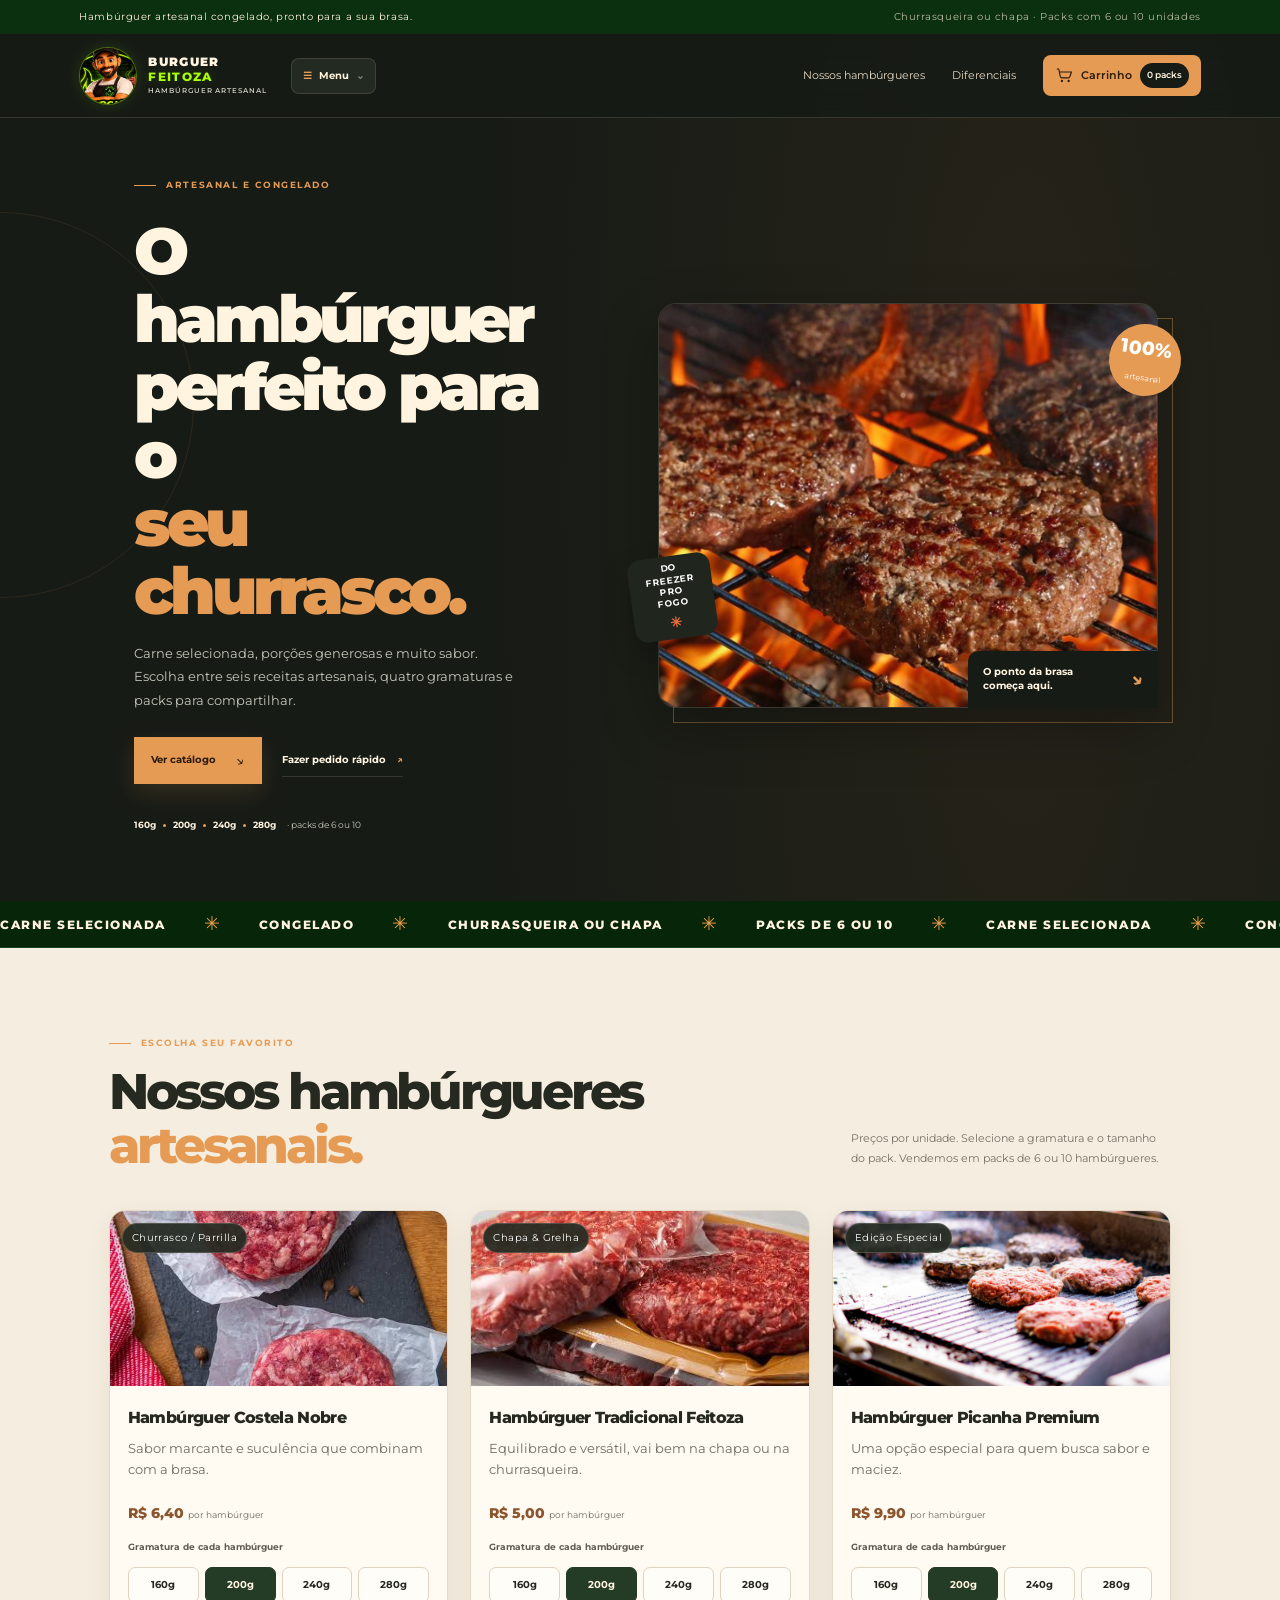
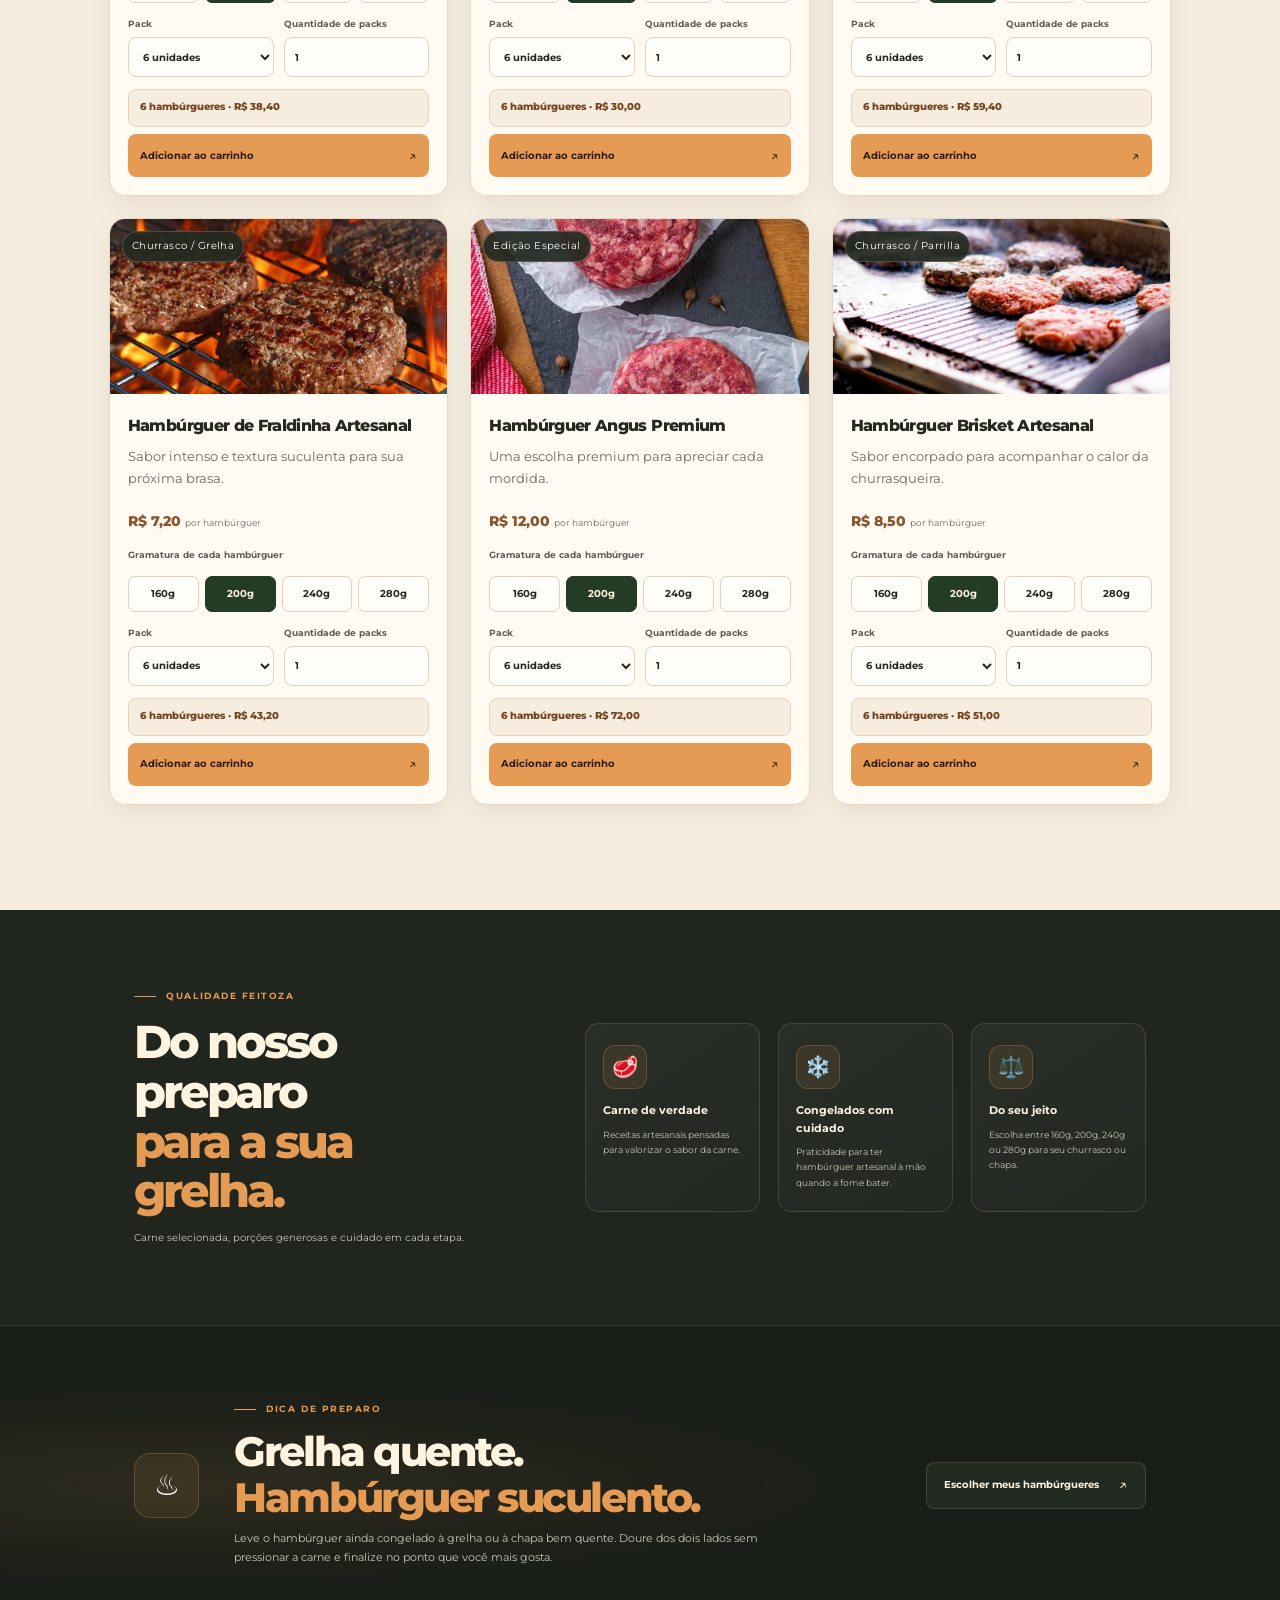
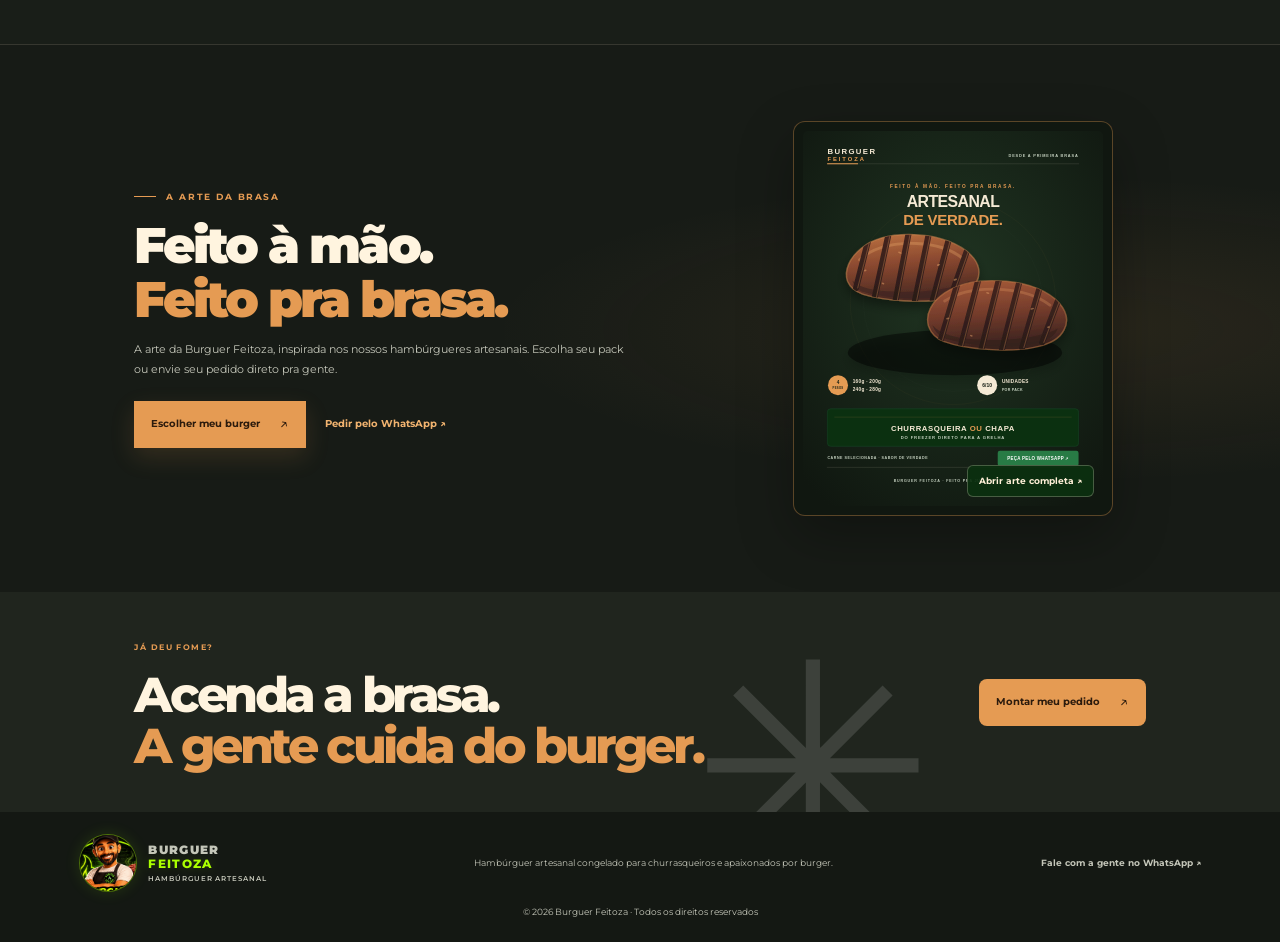
<file: index.html>
<!doctype html>
<html lang="pt-BR">
  <head>
    <meta charset="UTF-8">
    <meta name="viewport" content="width=device-width, initial-scale=1">
    <meta name="theme-color" content="#171b16">
    <meta name="description" content="Hambúrgueres artesanais congelados Burguer Feitoza. Escolha seu sabor, gramatura e pack para churrasqueira ou chapa.">
    <title>Burguer Feitoza — Hambúrguer artesanal congelado</title>
    <link rel="preconnect" href="https://fonts.googleapis.com">
    <link rel="preconnect" href="https://fonts.gstatic.com" crossorigin>
    <link href="https://fonts.googleapis.com/css2?family=Montserrat:wght@400;500;600;700;800;900&display=swap" rel="stylesheet">
    <link rel="stylesheet" href="styles.css">
  </head>
  <body>
    <div class="announcement">
      <span>Hambúrguer artesanal congelado, pronto para a sua brasa.</span>
      <span class="announcement-note">Churrasqueira ou chapa · Packs com 6 ou 10 unidades</span>
    </div>

    <header class="site-header">
      <div class="brand-group">
        <a class="brand" href="#" aria-label="Burguer Feitoza, início">
          <span class="brand-logo-frame" aria-hidden="true"><img class="brand-logo" src="image/Logo%20Neon%20Burger%20Feitoza.png" alt=""></span>
          <span class="brand-name">BURGUER <b>FEITOZA</b><small>HAMBÚRGUER ARTESANAL</small></span>
        </a>
        <div class="menu-wrap">
          <button class="menu-toggle" id="menu-toggle" type="button" aria-expanded="false" aria-controls="dropdown-menu">
            <span aria-hidden="true">☰</span> Menu <span class="menu-arrow" aria-hidden="true">⌄</span>
          </button>
          <div class="dropdown-menu" id="dropdown-menu" hidden>
            <a href="#catalogo">🥩 Hambúrgueres artesanais</a>
            <a href="#diferenciais">❄️ Congelados com cuidado</a>
            <a href="#preparo">🔥 Dicas para grelha e chapa</a>
            <a href="#contato">📦 Fale com a Feitoza</a>
          </div>
        </div>
      </div>
      <nav class="main-nav" aria-label="Navegação principal">
        <a href="#catalogo">Nossos hambúrgueres</a>
        <a href="#diferenciais">Diferenciais</a>
        <button class="cart-trigger" id="open-cart" type="button" aria-label="Abrir carrinho">
          <svg viewBox="0 0 24 24" aria-hidden="true"><path d="M3 4h2l2.1 10.2a2 2 0 0 0 2 1.6h8.7a2 2 0 0 0 1.9-1.4L22 8H6M10 20a.8.8 0 1 1-1.6 0 .8.8 0 0 1 1.6 0Zm9 0a.8.8 0 1 1-1.6 0 .8.8 0 0 1 1.6 0Z"/></svg>
          <span>Carrinho</span><span class="cart-count" id="cart-count">0 packs</span>
        </button>
      </nav>
    </header>

    <main>
      <section class="hero">
        <div class="hero-copy">
          <div class="eyebrow"><span class="eyebrow-line"></span> ARTESANAL E CONGELADO</div>
          <h1>O hambúrguer<br>perfeito para o<br><span>seu churrasco.</span></h1>
          <p>Carne selecionada, porções generosas e muito sabor. Escolha entre seis receitas artesanais, quatro gramaturas e packs para compartilhar.</p>
          <div class="hero-actions">
            <a class="button button-orange" href="#catalogo">Ver catálogo <span aria-hidden="true">↘</span></a>
            <button class="text-button" id="quick-order" type="button">Fazer pedido rápido <span aria-hidden="true">↗</span></button>
          </div>
          <div class="hero-proof"><span>160g</span><i></i><span>200g</span><i></i><span>240g</span><i></i><span>280g</span><b>· packs de 6 ou 10</b></div>
        </div>
        <div class="hero-visual">
          <img src="image/images%20(3).jpg" alt="Hambúrgueres artesanais grelhando sobre a churrasqueira">
          <div class="image-tag"><span>100%</span><br>artesanal</div>
          <div class="hero-sticker"><span>DO<br>FREEZER<br>PRO<br>FOGO</span><b>✳</b></div>
          <div class="visual-caption"><span>O ponto da brasa<br>começa aqui.</span><span class="caption-arrow">↘</span></div>
        </div>
      </section>

      <section class="ticker" aria-label="Diferenciais">
        <div class="ticker-track"><span>CARNE SELECIONADA</span><b>✳</b><span>CONGELADO</span><b>✳</b><span>CHURRASQUEIRA OU CHAPA</span><b>✳</b><span>PACKS DE 6 OU 10</span><b>✳</b><span>CARNE SELECIONADA</span><b>✳</b><span>CONGELADO</span><b>✳</b><span>CHURRASQUEIRA OU CHAPA</span><b>✳</b><span>PACKS DE 6 OU 10</span></div>
      </section>

      <section class="catalog-section" id="catalogo">
        <div class="section-heading">
          <div><div class="eyebrow"><span class="eyebrow-line"></span> ESCOLHA SEU FAVORITO</div><h2>Nossos hambúrgueres<br><span>artesanais.</span></h2></div>
          <p>Preços por unidade. Selecione a gramatura e o tamanho do pack. Vendemos em packs de 6 ou 10 hambúrgueres.</p>
        </div>
        <div class="product-grid" id="product-grid"></div>
      </section>

      <section class="highlights-section" id="diferenciais">
        <div class="highlights-heading">
          <div class="eyebrow"><span class="eyebrow-line"></span> QUALIDADE FEITOZA</div>
          <h2>Do nosso preparo<br><span>para a sua grelha.</span></h2>
          <p>Carne selecionada, porções generosas e cuidado em cada etapa.</p>
        </div>
        <div class="highlights-grid">
          <article class="highlight-card"><span aria-hidden="true">🥩</span><h3>Carne de verdade</h3><p>Receitas artesanais pensadas para valorizar o sabor da carne.</p></article>
          <article class="highlight-card"><span aria-hidden="true">❄️</span><h3>Congelados com cuidado</h3><p>Praticidade para ter hambúrguer artesanal à mão quando a fome bater.</p></article>
          <article class="highlight-card"><span aria-hidden="true">⚖️</span><h3>Do seu jeito</h3><p>Escolha entre 160g, 200g, 240g ou 280g para seu churrasco ou chapa.</p></article>
        </div>
      </section>

      <section class="prep-section" id="preparo">
        <div class="prep-mark" aria-hidden="true">♨</div>
        <div class="prep-copy">
          <div class="eyebrow"><span class="eyebrow-line"></span> DICA DE PREPARO</div>
          <h2>Grelha quente.<br><span>Hambúrguer suculento.</span></h2>
          <p>Leve o hambúrguer ainda congelado à grelha ou à chapa bem quente. Doure dos dois lados sem pressionar a carne e finalize no ponto que você mais gosta.</p>
        </div>
        <a class="button button-dark" href="#catalogo">Escolher meus hambúrgueres <span aria-hidden="true">↗</span></a>
      </section>

      <section class="campaign-art-section" aria-labelledby="campaign-art-title">
        <div class="campaign-art-copy">
          <div class="eyebrow"><span class="eyebrow-line"></span> A ARTE DA BRASA</div>
          <h2 id="campaign-art-title">Feito à mão.<br><span>Feito pra brasa.</span></h2>
          <p>A arte da Burguer Feitoza, inspirada nos nossos hambúrgueres artesanais. Escolha seu pack ou envie seu pedido direto pra gente.</p>
          <div class="campaign-art-actions">
            <a class="button button-orange" href="#catalogo">Escolher meu burger <span aria-hidden="true">↗</span></a>
            <a class="campaign-whatsapp" href="https://wa.me/5547997221504" target="_blank" rel="noopener noreferrer">Pedir pelo WhatsApp ↗</a>
          </div>
        </div>
        <a class="campaign-art-preview" href="arte-burguer-feitoza.svg" target="_blank" rel="noopener noreferrer" aria-label="Abrir a arte promocional Burguer Feitoza em tamanho completo">
          <img src="./arte-burguer-feitoza.svg" alt="Arte promocional Burguer Feitoza: dois hambúrgueres grelhados, gramaturas, packs e chamada para churrasqueira ou chapa" width="1080" height="1350" decoding="async">
          <span>Abrir arte completa ↗</span>
        </a>
      </section>

      <section class="closing-banner">
        <div><span>JÁ DEU FOME?</span><h2>Acenda a brasa.<br><i>A gente cuida do burger.</i></h2></div>
        <a class="button button-light" href="#catalogo">Montar meu pedido <span aria-hidden="true">↗</span></a>
        <span class="closing-spark" aria-hidden="true">✳</span>
      </section>
    </main>

    <footer class="site-footer" id="contato">
      <a class="brand" href="#" aria-label="Burguer Feitoza, início"><span class="brand-logo-frame" aria-hidden="true"><img class="brand-logo" src="image/Logo%20Neon%20Burger%20Feitoza.png" alt=""></span><span class="brand-name">BURGUER <b>FEITOZA</b><small>HAMBÚRGUER ARTESANAL</small></span></a>
      <span>Hambúrguer artesanal congelado para churrasqueiros e apaixonados por burger.</span>
      <a class="footer-contact" href="https://wa.me/5547997221504" target="_blank" rel="noopener noreferrer">Fale com a gente no WhatsApp ↗</a>
      <small>© 2026 Burguer Feitoza · Todos os direitos reservados</small>
    </footer>

    <div class="cart-backdrop" id="cart-backdrop" hidden></div>
    <aside class="cart-drawer" id="cart-drawer" aria-labelledby="cart-title" aria-hidden="true">
      <div class="drawer-header"><div><span class="product-kicker">PEDIDO FEITOZA</span><h2 id="cart-title">Seu carrinho<span>.</span></h2></div><button class="close-cart" id="close-cart" type="button" aria-label="Fechar carrinho">×</button></div>
      <div class="cart-items" id="cart-items"></div>
      <div class="drawer-footer" id="drawer-footer" hidden><div class="subtotal-row"><span>Total</span><strong id="cart-subtotal">R$ 0,00</strong></div><p>O pedido será registrado antes de abrir o WhatsApp.</p><button class="button button-orange checkout-button" id="checkout-button" type="button">Enviar pedido no WhatsApp <span>↗</span></button></div>
    </aside>
    <div class="toast" id="toast" role="status" aria-live="polite"></div>
    <script src="script.js"></script>
  </body>
</html>
</file>
<file: styles.css>
:root {
  color-scheme: light;
  --paper: #f7f4ed;
  --ink: #20251d;
  --muted: #77796f;
  --orange: #e75a31;
  --green: #424c35;
  --line: #dedbd2;
  --heading: "Manrope", sans-serif;
  --body: "DM Sans", sans-serif;
}

* { box-sizing: border-box; }
html { scroll-behavior: smooth; }
body { margin: 0; color: var(--ink); background: var(--paper); font-family: var(--body); -webkit-font-smoothing: antialiased; }
button, a, input, select { font: inherit; }
a { color: inherit; text-decoration: none; }
button { color: inherit; }
.announcement { min-height: 34px; padding: 8px 6.2%; display: flex; justify-content: space-between; align-items: center; gap: 16px; background: var(--green); color: #f9f6ec; font-size: 10px; letter-spacing: .055em; }
.announcement-note { opacity: .7; }
.site-header { position: relative; z-index: 5; min-height: 84px; padding: 0 6.2%; display: flex; align-items: center; justify-content: space-between; border-bottom: 1px solid rgba(32,37,29,.1); }
.brand-group, .brand { display: flex; align-items: center; }
.brand-group { gap: 24px; }
.brand { gap: 11px; }
.brand-logo-frame { position: relative; display: block; flex: 0 0 58px; width: 58px; height: 58px; overflow: hidden; border: 1px solid rgba(170, 255, 0, .4); border-radius: 50%; background: #10130f; box-shadow: 0 0 16px rgba(145, 255, 0, .12); }
.brand-logo { position: absolute; top: -7px; left: -29px; display: block; width: 116px; height: 116px; max-width: none; object-fit: cover; }
.brand-name { display: flex; flex-direction: column; font-family: var(--heading); font-size: 12px; font-weight: 900; letter-spacing: .08em; line-height: 1.2; white-space: nowrap; }
.brand-name b { font-weight: 800; }
.brand-name small { margin-top: 3px; font-family: var(--body); font-size: 7px; letter-spacing: .13em; }
.menu-wrap { position: relative; }
.menu-toggle { display: flex; align-items: center; gap: 7px; padding: 9px 11px; border: 1px solid var(--line); background: transparent; cursor: pointer; font-size: 10px; font-weight: 600; }
.menu-toggle > span:first-child { color: var(--orange); }
.menu-arrow { color: #89877d; }
.dropdown-menu { position: absolute; top: calc(100% + 10px); left: 0; z-index: 6; width: 255px; padding: 8px; border: 1px solid var(--line); background: var(--paper); box-shadow: 0 12px 28px #20251d1a; }
.dropdown-menu[hidden] { display: none; }
.dropdown-menu a { display: block; padding: 12px 10px; font-size: 10px; transition: background .2s, color .2s; }
.dropdown-menu a:hover { background: #eeeae0; color: var(--orange); }
.main-nav { display: flex; align-items: center; gap: 27px; color: #54564e; font-size: 11px; }
.main-nav > a:hover, .footer-contact:hover { color: var(--orange); }
.cart-trigger { display: flex; align-items: center; gap: 8px; padding: 0; border: 0; background: none; cursor: pointer; font-size: 11px; font-weight: 600; }
.cart-trigger svg { width: 18px; height: 18px; fill: none; stroke: currentColor; stroke-width: 1.5; stroke-linecap: round; stroke-linejoin: round; }
.cart-count { padding: 5px 7px; border-radius: 20px; background: var(--orange); color: white; font-size: 9px; white-space: nowrap; }
.hero { min-height: 570px; display: grid; grid-template-columns: .95fr 1.05fr; gap: 7%; align-items: center; padding: 60px 9.5% 69px 10.5%; overflow: hidden; }
.hero-copy { z-index: 1; }
.eyebrow { display: flex; align-items: center; gap: 10px; color: var(--orange); font-size: 9px; font-weight: 700; letter-spacing: .17em; }
.eyebrow-line { width: 22px; height: 1px; background: currentColor; }
h1, h2, h3, p { margin-top: 0; }
h1, h2, h3 { font-family: var(--heading); }
.hero h1 { margin: 25px 0 17px; font-size: clamp(43px, 5.1vw, 68px); font-weight: 700; letter-spacing: -.075em; line-height: 1.04; }
.hero h1 span, .section-heading h2 span, .highlights-heading h2 span, .prep-copy h2 span { color: var(--orange); }
.hero-copy > p { max-width: 395px; margin-bottom: 25px; color: #6c6d65; font-size: 13px; line-height: 1.8; }
.hero-actions { display: flex; align-items: center; flex-wrap: wrap; gap: 20px; }
.button { min-height: 47px; display: inline-flex; justify-content: center; align-items: center; gap: 19px; padding: 0 17px; border: 0; cursor: pointer; font-size: 10px; font-weight: 700; transition: background .2s, transform .2s; }
.button:hover { transform: translateY(-2px); }
.button-orange { background: var(--orange); color: white; }
.button-orange:hover { background: #c94b27; }
.button-dark { background: var(--ink); color: white; }
.button-dark:hover { background: var(--green); }
.button-light { z-index: 1; background: var(--paper); color: var(--ink); }
.button-light:hover { background: white; }
.button span { font-size: 16px; font-weight: 400; }
.text-button { padding: 8px 0; border: 0; border-bottom: 1px solid #d6d2c8; background: transparent; cursor: pointer; font-size: 10px; font-weight: 700; }
.text-button span { margin-left: 8px; color: var(--orange); }
.hero-proof { display: flex; align-items: center; gap: 7px; margin-top: 34px; color: #77796f; font-size: 9px; }
.hero-proof > span { color: var(--ink); font-weight: 700; }
.hero-proof i { width: 3px; height: 3px; border-radius: 50%; background: var(--orange); }
.hero-proof b { margin-left: 4px; font-weight: 400; }
.hero-visual { position: relative; width: 100%; max-width: 520px; height: 405px; justify-self: end; }
.hero-visual::before { position: absolute; inset: 15px -15px -15px 15px; border: 1px solid #d6d1c5; content: ""; }
.hero-visual > img { position: relative; width: 100%; height: 100%; object-fit: cover; }
.image-tag { position: absolute; top: 21px; right: -23px; width: 72px; height: 72px; display: grid; place-content: center; border-radius: 50%; background: var(--orange); color: white; text-align: center; font-size: 8px; line-height: 1.35; transform: rotate(8deg); }
.image-tag span { font-family: var(--heading); font-size: 19px; font-weight: 800; }
.hero-sticker { position: absolute; left: -27px; bottom: 69px; width: 83px; height: 83px; display: flex; flex-direction: column; justify-content: center; align-items: center; background: var(--green); color: white; text-align: center; transform: rotate(-8deg); }
.hero-sticker span { font-size: 9px; font-weight: 700; line-height: 1.3; letter-spacing: .08em; }
.hero-sticker b { margin-top: 2px; color: #e96a3e; font-size: 14px; }
.visual-caption { position: absolute; right: 0; bottom: 0; width: 190px; height: 57px; display: flex; justify-content: space-between; align-items: center; padding: 0 15px; background: var(--paper); font-family: var(--heading); font-size: 10px; font-weight: 700; line-height: 1.4; }
.caption-arrow { color: var(--orange); font-size: 20px; }
.ticker { height: 47px; overflow: hidden; display: flex; align-items: center; background: var(--orange); color: #fff9ee; }
.ticker-track { min-width: max-content; display: flex; align-items: center; justify-content: space-around; gap: 30px; width: 100%; font-size: 9px; font-weight: 700; letter-spacing: .15em; }
.ticker-track b { font-size: 16px; font-weight: 400; }
.catalog-section { padding: 88px 8.5% 105px; }
.section-heading { display: flex; justify-content: space-between; align-items: end; margin-bottom: 37px; }
.section-heading h2, .highlights-heading h2 { margin: 14px 0 0; font-size: clamp(36px, 4.1vw, 50px); line-height: 1.08; letter-spacing: -.065em; }
.section-heading > p { max-width: 320px; margin: 0 0 4px 25px; color: #77796f; font-size: 11px; line-height: 1.8; }
.product-grid { display: grid; grid-template-columns: repeat(3, minmax(0, 1fr)); gap: 22px; }
.product-card { position: relative; display: flex; flex-direction: column; min-width: 0; border: 1px solid var(--line); background: #fbf9f4; }
.card-image { position: relative; height: 205px; overflow: hidden; background: #e3dfd5; }
.card-image img { width: 100%; height: 100%; object-fit: cover; transition: transform .4s; }
.product-card:hover .card-image img { transform: scale(1.035); }
.card-badge { position: absolute; top: 13px; left: 13px; padding: 7px 9px; background: var(--green); color: white; font-size: 8px; letter-spacing: .04em; }
.card-body { display: flex; flex: 1; flex-direction: column; padding: 17px; }
.card-body h3 { margin: 0 0 8px; font-size: 16px; letter-spacing: -.04em; }
.card-description { min-height: 47px; margin: 0 0 12px; color: #77796f; font-size: 9px; line-height: 1.65; }
.unit-price { margin: 0 0 15px; color: var(--orange); font-family: var(--heading); font-size: 14px; font-weight: 800; }
.unit-price small { color: #77796f; font-family: var(--body); font-size: 9px; font-weight: 400; }
.selector-label { display: block; margin: 0 0 6px; font-size: 9px; font-weight: 700; }
.gram-options { display: grid; grid-template-columns: repeat(4, 1fr); gap: 5px; margin-bottom: 13px; }
.gram-option { height: 31px; padding: 0; border: 1px solid var(--line); background: transparent; cursor: pointer; font-size: 9px; transition: all .2s; }
.gram-option:hover, .gram-option.active { border-color: var(--ink); background: var(--ink); color: white; }
.card-controls { display: grid; grid-template-columns: 1fr 1fr; gap: 9px; margin-bottom: 9px; }
.control-label { display: grid; gap: 5px; font-size: 8px; font-weight: 600; }
.control-label select, .quantity-input { width: 100%; height: 33px; padding: 0 8px; border: 1px solid var(--line); border-radius: 0; background: transparent; color: var(--ink); font-size: 9px; }
.quantity-input { padding: 0 9px; }
.pack-summary { min-height: 19px; margin-bottom: 7px; color: #77796f; font-size: 9px; }
.add-to-cart { width: 100%; min-height: 39px; display: flex; align-items: center; justify-content: space-between; padding: 0 12px; border: 0; background: var(--ink); color: white; cursor: pointer; font-size: 9px; font-weight: 700; transition: background .2s; }
.add-to-cart:hover { background: var(--orange); }
.add-to-cart span { font-size: 15px; font-weight: 400; }
.highlights-section { display: grid; grid-template-columns: .9fr 1.4fr; gap: 9%; align-items: center; padding: 79px 10.5%; background: #eeebe2; }
.highlights-heading h2 { font-size: clamp(33px, 3.7vw, 46px); }
.highlights-heading > p { margin: 13px 0 0; color: #77796f; font-size: 10px; line-height: 1.7; }
.highlights-grid { display: grid; grid-template-columns: repeat(3, 1fr); gap: 18px; }
.highlight-card { min-height: 164px; padding: 17px 12px; border-top: 1px solid #d1cec4; }
.highlight-card > span { font-size: 21px; }
.highlight-card h3 { margin: 13px 0 7px; font-size: 11px; }
.highlight-card p { margin: 0; color: #77796f; font-size: 9px; line-height: 1.7; }
.prep-section { display: grid; grid-template-columns: 75px 1fr auto; gap: 25px; align-items: center; padding: 76px 10.5%; }
.prep-mark { width: 65px; height: 65px; display: grid; place-items: center; background: var(--orange); color: white; font-size: 29px; }
.prep-copy h2 { margin: 13px 0 9px; font-size: clamp(27px, 3.4vw, 41px); line-height: 1.1; letter-spacing: -.06em; }
.prep-copy > p { max-width: 580px; margin: 0; color: #77796f; font-size: 10px; line-height: 1.8; }
.closing-banner { position: relative; min-height: 220px; display: flex; justify-content: space-between; align-items: center; padding: 38px 10.5%; background: var(--orange); color: white; overflow: hidden; }
.closing-banner > div > span { font-size: 8px; font-weight: 700; letter-spacing: .18em; }
.closing-banner h2 { margin: 11px 0 0; font-size: clamp(34px, 4vw, 49px); line-height: 1.05; letter-spacing: -.07em; }
.closing-banner h2 i { color: #292d25; font-style: normal; }
.closing-spark { position: absolute; right: 27%; bottom: -100px; color: rgba(255,255,255,.13); font-size: 290px; line-height: 1; }
.site-footer { min-height: 113px; display: grid; grid-template-columns: auto 1fr auto; align-items: center; gap: 13px 30px; padding: 22px 6.2%; }
.site-footer > span, .site-footer > small { color: #77796f; font-size: 9px; }
.site-footer > span { justify-self: center; }
.site-footer > small { grid-column: 1 / -1; text-align: center; }
.footer-contact { font-size: 9px; font-weight: 700; transition: color .2s; }
.cart-backdrop { position: fixed; z-index: 9; inset: 0; background: rgba(18,20,16,.48); }
.cart-backdrop[hidden], .drawer-footer[hidden] { display: none; }
.cart-drawer { position: fixed; z-index: 10; top: 0; right: 0; bottom: 0; width: min(430px, 100%); display: flex; flex-direction: column; padding: 29px; background: var(--paper); transform: translateX(102%); transition: transform .28s ease; }
.cart-drawer.open { transform: translateX(0); }
.drawer-header { display: flex; justify-content: space-between; align-items: start; padding-bottom: 20px; border-bottom: 1px solid var(--line); }
.drawer-header h2 { margin: 7px 0 0; font-size: 27px; letter-spacing: -.06em; }
.drawer-header h2 span { color: var(--orange); }
.product-kicker { color: #89887f; font-size: 8px; font-weight: 700; letter-spacing: .16em; }
.close-cart { width: 32px; height: 32px; border: 1px solid var(--line); background: transparent; cursor: pointer; font-size: 22px; line-height: 1; }
.cart-items { flex: 1; overflow-y: auto; }
.empty-cart { display: grid; justify-items: center; padding: 90px 0; text-align: center; }
.empty-cart > span { color: var(--orange); font-size: 30px; }
.empty-cart p { margin: 12px 0 16px; color: #77796f; font-family: var(--heading); font-size: 14px; line-height: 1.6; }
.empty-cart button { border: 0; background: transparent; color: var(--ink); cursor: pointer; font-size: 10px; font-weight: 700; }
.cart-item { display: grid; grid-template-columns: 1fr auto; gap: 11px; padding: 17px 0; border-bottom: 1px solid var(--line); }
.cart-item h3 { margin: 0 0 5px; font-size: 12px; }
.cart-item p { margin: 0; color: #85847b; font-size: 9px; }
.cart-item-price { align-self: start; font-size: 11px; font-weight: 700; }
.cart-item-controls { grid-column: 1 / -1; display: flex; justify-content: space-between; align-items: center; }
.quantity-control { display: flex; align-items: center; gap: 12px; }
.quantity-control button { width: 25px; height: 25px; border: 1px solid var(--line); background: transparent; cursor: pointer; }
.quantity-control span { min-width: 10px; text-align: center; font-size: 10px; }
.remove-item { padding: 0; border: 0; background: none; color: #8c8a80; cursor: pointer; font-size: 9px; text-decoration: underline; }
.drawer-footer { padding-top: 17px; border-top: 1px solid var(--line); }
.subtotal-row { display: flex; justify-content: space-between; font-size: 12px; }
.subtotal-row strong { font-family: var(--heading); font-size: 17px; }
.drawer-footer > p { margin: 7px 0 15px; color: #89877e; font-size: 9px; }
.checkout-button { width: 100%; justify-content: space-between; }
.checkout-button:disabled { cursor: wait; opacity: .7; }
.toast { position: fixed; z-index: 12; right: 22px; bottom: 22px; max-width: calc(100vw - 44px); padding: 13px 17px; background: var(--green); color: white; font-size: 10px; opacity: 0; transform: translateY(10px); pointer-events: none; transition: all .2s; }
.toast.visible { opacity: 1; transform: translateY(0); }
body.cart-open { overflow: hidden; }
.campaign-art-section { padding: 76px 10.5%; }
.campaign-art-copy h2 { margin: 15px 0 13px; font-family: var(--heading); font-size: clamp(33px, 4.2vw, 50px); font-weight: 900; line-height: 1.08; letter-spacing: -.06em; }
.campaign-art-copy h2 span { color: var(--orange); }
.campaign-art-copy > p { max-width: 490px; margin: 0; color: var(--muted); font-size: 11px; line-height: 1.8; }
.campaign-art-actions { display: flex; align-items: center; flex-wrap: wrap; gap: 19px; margin-top: 21px; }
.campaign-whatsapp { color: #f1b36f; font-size: 10px; font-weight: 700; transition: color .2s; }
.campaign-whatsapp:hover { color: #fff4df; }
.campaign-art-preview { position: relative; display: block; width: min(100%, 320px); justify-self: center; padding: 9px; border: 1px solid rgba(229, 155, 83, .35); border-radius: 12px; background: #101710; box-shadow: 0 20px 55px rgba(0, 0, 0, .28); transition: transform .3s ease, box-shadow .3s ease; }
.campaign-art-preview:hover { transform: translateY(-5px); box-shadow: 0 25px 60px rgba(0, 0, 0, .36); }
.campaign-art-preview img { display: block; width: 100%; height: auto; aspect-ratio: 4 / 5; object-fit: contain; border-radius: 5px; }
.campaign-art-preview > span { position: absolute; right: 18px; bottom: 18px; padding: 8px 11px; border: 1px solid rgba(245, 234, 213, .25); border-radius: 6px; background: rgba(11, 48, 16, .92); color: #fff0d8; font-size: 9px; font-weight: 700; }

@media (max-width: 1000px) {
  .main-nav { gap: 15px; }
  .main-nav > a { display: none; }
  .hero { padding-right: 8%; padding-left: 8%; gap: 5%; }
  .hero h1 { font-size: 53px; }
  .catalog-section { padding-right: 6%; padding-left: 6%; }
  .product-grid { gap: 14px; }
  .card-body { padding: 13px; }
  .highlights-section { padding-right: 7%; padding-left: 7%; gap: 5%; }
  .prep-section { padding-right: 7%; padding-left: 7%; }
}
@media (max-width: 700px) {
  .announcement { justify-content: center; text-align: center; font-size: 9px; }
  .announcement-note { display: none; }
  .site-header { min-height: 70px; padding: 0 5%; }
  .brand-group { gap: 12px; }
  .brand-logo-frame { flex-basis: 48px; width: 48px; height: 48px; }
  .brand-logo { top: -6px; left: -24px; width: 96px; height: 96px; }
  .brand { gap: 8px; }
  .brand-name { font-size: 11px; }
  .brand-name small { font-size: 6px; }
  .menu-toggle { gap: 5px; padding: 8px; font-size: 9px; }
  .main-nav { gap: 0; }
  .cart-trigger { gap: 6px; font-size: 0; }
  .cart-trigger svg { width: 20px; height: 20px; }
  .cart-count { font-size: 8px; }
  .hero { display: flex; flex-direction: column; align-items: stretch; gap: 32px; padding: 48px 7% 54px; }
  .hero h1 { margin: 20px 0 13px; font-size: clamp(42px, 11vw, 58px); }
  .hero-copy > p { max-width: 390px; font-size: 11px; }
  .hero-proof { flex-wrap: wrap; margin-top: 24px; }
  .hero-visual { width: calc(100% - 12px); height: 280px; margin: 0 6px 9px; }
  .hero-sticker { left: -17px; bottom: 47px; width: 70px; height: 70px; }
  .hero-sticker span { font-size: 8px; }
  .image-tag { right: -14px; width: 61px; height: 61px; }
  .image-tag span { font-size: 16px; }
  .visual-caption { width: 165px; height: 50px; }
  .ticker { height: 41px; }
  .ticker-track { gap: 21px; font-size: 8px; }
  .catalog-section { padding: 66px 6% 75px; }
  .section-heading { display: block; margin-bottom: 27px; }
  .section-heading h2, .highlights-heading h2 { font-size: 40px; }
  .section-heading > p { margin: 14px 0 0; font-size: 10px; }
  .product-grid { grid-template-columns: repeat(2, minmax(0, 1fr)); gap: 12px; }
  .card-image { height: 145px; }
  .card-body { padding: 11px; }
  .card-body h3 { font-size: 13px; }
  .card-description { min-height: 58px; font-size: 8px; }
  .unit-price { font-size: 12px; }
  .unit-price small { font-size: 8px; }
  .gram-options { gap: 3px; }
  .gram-option { height: 28px; font-size: 8px; }
  .card-controls { grid-template-columns: 1fr; gap: 7px; }
  .control-label { grid-template-columns: 1fr 1fr; align-items: center; }
  .control-label select, .quantity-input { height: 30px; }
  .add-to-cart { min-height: 36px; padding: 0 8px; font-size: 8px; }
  .highlights-section { grid-template-columns: 1fr; gap: 28px; padding: 61px 7%; }
  .highlights-grid { gap: 11px; }
  .highlight-card { padding: 13px 8px; }
  .highlight-card h3 { font-size: 10px; }
  .highlight-card p { font-size: 8px; }
  .prep-section { grid-template-columns: 48px 1fr; gap: 15px; padding: 59px 7%; }
  .prep-mark { width: 45px; height: 45px; font-size: 22px; }
  .prep-copy h2 { font-size: 27px; }
  .prep-section > .button { grid-column: 2; justify-self: start; }
  .closing-banner { min-height: 210px; align-items: start; flex-direction: column; justify-content: center; gap: 19px; padding: 33px 7%; }
  .closing-banner h2 { font-size: 37px; }
  .closing-spark { right: -36px; bottom: -75px; font-size: 200px; }
  .site-footer { grid-template-columns: 1fr auto; gap: 13px; padding: 22px 6%; }
  .site-footer > span { grid-column: 1 / -1; grid-row: 2; justify-self: start; }
  .site-footer > small { grid-column: 1 / -1; text-align: left; }
  .footer-contact { font-size: 8px; }
  .cart-drawer { padding: 23px 19px; }
}
@media (max-width: 390px) {
  .brand-group { gap: 7px; }
  .brand { gap: 6px; }
  .brand-name { font-size: 9px; }
  .menu-toggle { font-size: 0; }
  .menu-toggle > span:first-child { font-size: 13px; }
  .menu-arrow { font-size: 12px; }
  .product-grid { grid-template-columns: 1fr; }
  .card-image { height: 200px; }
  .card-body { padding: 15px; }
  .card-body h3 { font-size: 16px; }
  .card-description { min-height: 0; font-size: 9px; }
  .card-controls { grid-template-columns: 1fr 1fr; }
  .add-to-cart { padding: 0 12px; font-size: 9px; }
  .highlights-grid { gap: 8px; }
}
@media (prefers-reduced-motion: reduce) {
  *, *::before, *::after { scroll-behavior: auto !important; transition-duration: .01ms !important; }
}

/* Identidade visual Feitoza */
:root {
  color-scheme: dark;
  --paper: #171b16;
  --ink: #fff4df;
  --muted: #c4c6b9;
  --orange: #e59b53;
  --green: #20251e;
  --line: rgba(242, 224, 194, .14);
  --heading: "Montserrat", sans-serif;
  --body: "Montserrat", sans-serif;
}

html { scroll-padding-top: 90px; }
body {
  background:
    radial-gradient(ellipse at 80% 12%, rgba(114, 76, 39, .16), transparent 34rem),
    var(--paper);
  color: var(--ink);
  line-height: 1.6;
}
button:focus-visible, a:focus-visible, select:focus-visible, input:focus-visible {
  outline: 2px solid var(--orange);
  outline-offset: 3px;
}
.announcement { background: #0b3010; color: #fff0d8; }
.site-header {
  position: sticky;
  top: 0;
  background: rgba(23, 27, 22, .94);
  border-bottom-color: var(--line);
  backdrop-filter: blur(12px);
  -webkit-backdrop-filter: blur(12px);
}
.brand-name { font-weight: 900; letter-spacing: .11em; }
.brand-name b { color: #aaff00; text-shadow: 0 0 12px rgba(170, 255, 0, .2); }
.brand-name small { color: #c4c6b9; font-weight: 600; }
.menu-toggle { border-color: var(--line); border-radius: 8px; background: #232a21; color: var(--ink); font-weight: 700; transition: background .3s ease, border-color .3s ease, transform .3s ease; }
.menu-toggle:hover { transform: translateY(-2px); border-color: var(--orange); background: #194522; }
.dropdown-menu { border-color: var(--line); border-radius: 12px; background: #20251e; box-shadow: 0 20px 55px rgba(0, 0, 0, .28); }
.dropdown-menu a { border-radius: 7px; color: #e5d8c0; }
.dropdown-menu a:hover { background: #1b4925; color: #f1b36f; }
.main-nav { color: #e5d8c0; }
.cart-trigger { min-height: 40px; padding: 8px 12px; border-radius: 8px; background: var(--orange); color: #2c1b0d; transition: background .3s ease, transform .3s ease; }
.cart-trigger:hover { transform: translateY(-2px); background: #f1b36f; }
.cart-count { background: #171b16; color: #fff4df; }
.hero { position: relative; }
.hero::before {
  position: absolute;
  top: 12%;
  left: -12rem;
  width: 24rem;
  height: 24rem;
  border: 1px solid rgba(229, 155, 83, .1);
  border-radius: 50%;
  content: "";
  pointer-events: none;
}
.eyebrow { color: var(--orange); }
.hero h1 { color: #fff4df; font-weight: 900; letter-spacing: -.065em; }
.hero h1 span, .section-heading h2 span, .highlights-heading h2 span, .prep-copy h2 span { color: var(--orange); }
.hero-copy > p, .hero-proof, .hero-note { color: #c4c6b9; }
.button-orange { color: #2c1b0d; box-shadow: 0 9px 24px rgba(229, 155, 83, .15); }
.button-orange:hover { background: #f1b36f; }
.button-dark { border: 1px solid var(--line); border-radius: 8px; background: #232a21; color: var(--ink); }
.button-dark:hover { background: #194522; }
.text-button { border-color: var(--line); color: var(--ink); }
.hero-visual::before { border-color: rgba(229, 155, 83, .4); }
.hero-visual > img { border: 1px solid rgba(255, 244, 223, .12); border-radius: 18px; box-shadow: 0 20px 55px rgba(0, 0, 0, .28); }
.hero-sticker { border-radius: 13px; box-shadow: 0 12px 30px rgba(0, 0, 0, .2); }
.visual-caption { border-radius: 10px 0 0; }
.ticker { background: #0b3010; color: #fff0d8; }
.catalog-section { background: #f5eddf; color: #25291f; }
.section-heading h2 { color: #25291f; font-weight: 800; }
.section-heading > p { color: #777064; }
.product-card {
  overflow: hidden;
  border: 1px solid #e5d9c8;
  border-radius: 16px;
  background: #fffaf2;
  box-shadow: 0 8px 24px rgba(55, 42, 24, .07);
  animation: rise-in .6s ease both;
  transition: transform .3s ease, box-shadow .3s ease, border-color .3s ease;
}
.product-card:hover { transform: translateY(-6px); border-color: #d5a36f; box-shadow: 0 18px 38px rgba(55, 42, 24, .14); }
.card-image { height: 175px; min-height: 175px; }
.card-body { padding: 18px; }
.card-body h3 { color: #25291f; font-size: 1.02rem; font-weight: 800; }
.card-description { color: #716b60; font-size: .82rem; line-height: 1.65; }
.card-badge { top: 12px; left: 12px; padding: 6px 9px; border: 1px solid rgba(255, 244, 223, .18); border-radius: 20px; background: rgba(35, 42, 33, .92); font-size: .65rem; }
.unit-price { margin-top: 6px; color: #8b552d; font-size: .85rem; }
.unit-price small { color: #716b60; }
.selector-label, .control-label { color: #615c52; }
.gram-options { gap: 6px; margin: 7px 0 14px; }
.gram-option { height: 36px; border-color: #dfd2bf; border-radius: 7px; background: #fffdf8; color: #25291f; font-size: 10px; font-weight: 700; }
.gram-option:hover, .gram-option.active { border-color: #243b25; background: #243b25; color: #fff4df; }
.card-controls { gap: 10px; margin-bottom: 12px; }
.control-label { gap: 6px; font-size: 9px; font-weight: 700; }
.control-label select, .quantity-input { min-height: 40px; padding: 8px 10px; border-color: #dfd2bf; border-radius: 8px; background: #fffdf8; color: #25291f; font-size: 10px; }
.control-label select:focus, .quantity-input:focus { border-color: #ca8750; outline-color: rgba(202, 135, 80, .25); }
.pack-summary { min-height: 38px; padding: 9px 11px; border: 1px solid #e6d3bd; border-radius: 8px; background: #f7eddf; color: #754523; font-size: 10px; font-weight: 800; }
.add-to-cart { min-height: 43px; border-radius: 8px; background: var(--orange); color: #2c1b0d; font-size: 10px; }
.add-to-cart:hover { background: #f1b36f; box-shadow: 0 7px 18px rgba(230, 139, 71, .2); }
.highlights-section { background: #20251e; }
.highlights-heading h2 { color: #fff4df; font-weight: 800; }
.highlights-heading > p, .highlight-card p { color: #c4c6b9; }
.highlight-card { min-height: 170px; padding: 21px 17px; border: 1px solid var(--line); border-radius: 14px; background: linear-gradient(145deg, rgba(255, 255, 255, .045), rgba(255, 255, 255, .015)); }
.highlight-card > span { display: inline-grid; width: 44px; height: 44px; place-items: center; border: 1px solid rgba(229, 155, 83, .25); border-radius: 12px; background: rgba(229, 155, 83, .1); }
.highlight-card h3 { margin-top: 13px; color: #fff4df; font-size: 11px; }
.prep-section { border-top: 1px solid var(--line); background: radial-gradient(ellipse at 15% 50%, rgba(229, 155, 83, .1), transparent 45%), #191e18; }
.prep-mark { border: 1px solid rgba(229, 155, 83, .25); border-radius: 16px; background: rgba(229, 155, 83, .09); }
.prep-copy h2 { color: #fff4df; font-weight: 800; }
.prep-copy > p { color: #c4c6b9; font-size: 11px; }
.closing-banner { background: #20251e; }
.closing-banner > div > span { color: var(--orange); }
.closing-banner h2 { color: #fff4df; font-weight: 800; }
.closing-banner h2 i { color: #e59b53; }
.button-light { border-radius: 8px; background: var(--orange); color: #2c1b0d; }
.button-light:hover { background: #f1b36f; }
.site-footer { background: #141813; color: #c4c6b9; }
.site-footer > span, .site-footer > small { color: #c4c6b9; }
.cart-backdrop { background: rgba(0, 0, 0, .62); }
.cart-drawer { background: #20251e; color: #fff4df; }
.drawer-header, .cart-item, .drawer-footer { border-color: var(--line); }
.drawer-header h2, .cart-item h3 { color: #fff4df; }
.product-kicker, .cart-item p, .drawer-footer > p, .remove-item { color: #c4c6b9; }
.close-cart, .quantity-control button { border-color: var(--line); color: #fff4df; }
.empty-cart p { color: #c4c6b9; }
.empty-cart button { color: #f1b36f; }
.cart-item { padding: 13px; border: 1px solid var(--line); border-radius: 10px; background: #232a21; animation: rise-in .25s ease both; }
.cart-item-price { color: #f1b36f; }
.drawer-footer { padding: 17px 13px 0; background: #191e18; }
.checkout-button { border-radius: 8px; background: #287b45; color: white; box-shadow: none; }
.checkout-button:hover { background: #329454; }
.toast { border: 1px solid var(--line); border-radius: 8px; background: #20251e; }
.campaign-art-section { display: grid; grid-template-columns: 1fr minmax(280px, .72fr); align-items: center; gap: 9%; border-top: 1px solid var(--line); background: radial-gradient(ellipse at 83% 52%, rgba(229, 155, 83, .09), transparent 38%), #171b16; }
@keyframes rise-in {
  from { opacity: 0; transform: translateY(14px); }
  to { opacity: 1; transform: translateY(0); }
}

@media (max-width: 700px) {
  .cart-trigger { background: var(--orange); font-size: 0; }
  .hero-visual > img { height: 100%; }
  .product-grid { gap: 12px; }
  .campaign-art-section { grid-template-columns: 1fr; gap: 29px; padding: 59px 7%; }
  .campaign-art-preview { width: min(100%, 320px); }
  .card-image { height: 145px; min-height: 145px; }
  .card-body { padding: 12px; }
  .gram-option { height: 31px; }
  .control-label select, .quantity-input { min-height: 34px; }
}
@media (max-width: 390px) {
  .card-image { height: 200px; min-height: 200px; }
  .card-body { padding: 15px; }
  .gram-option { height: 36px; }
  .card-controls { grid-template-columns: 1fr 1fr; }
}
@media (prefers-reduced-motion: reduce) {
  .product-card { animation: none; }
}

/* Faixa de diferenciais Burguer Feitoza */
.ticker {
    width: 100%;
    overflow: hidden;
    white-space: nowrap;
    background: #072508;
    border-bottom: 1px solid #174627;
}

.ticker-track {
    display: flex;
    align-items: center;
    width: max-content;
    gap: 38px;
    padding: 20px 0;
    animation: ticker-mover 28s linear infinite;
    will-change: transform;
}

.ticker-track span {
    flex-shrink: 0;
    color: #fff3df;
    font-size: 12px;
    font-weight: 800;
    letter-spacing: 1.5px;
}

.ticker-track b {
    flex-shrink: 0;
    color: #efa04e;
    font-size: 19px;
    font-weight: 400;
}

@keyframes ticker-mover {
    from {
        transform: translateX(0);
    }

    to {
        transform: translateX(-50%);
    }
}

/* Pausa quando o mouse estiver sobre a faixa */
.ticker:hover .ticker-track {
    animation-play-state: paused;
}

@media (prefers-reduced-motion: reduce) {
    .ticker-track {
        animation: none;
    }
}
</file>
